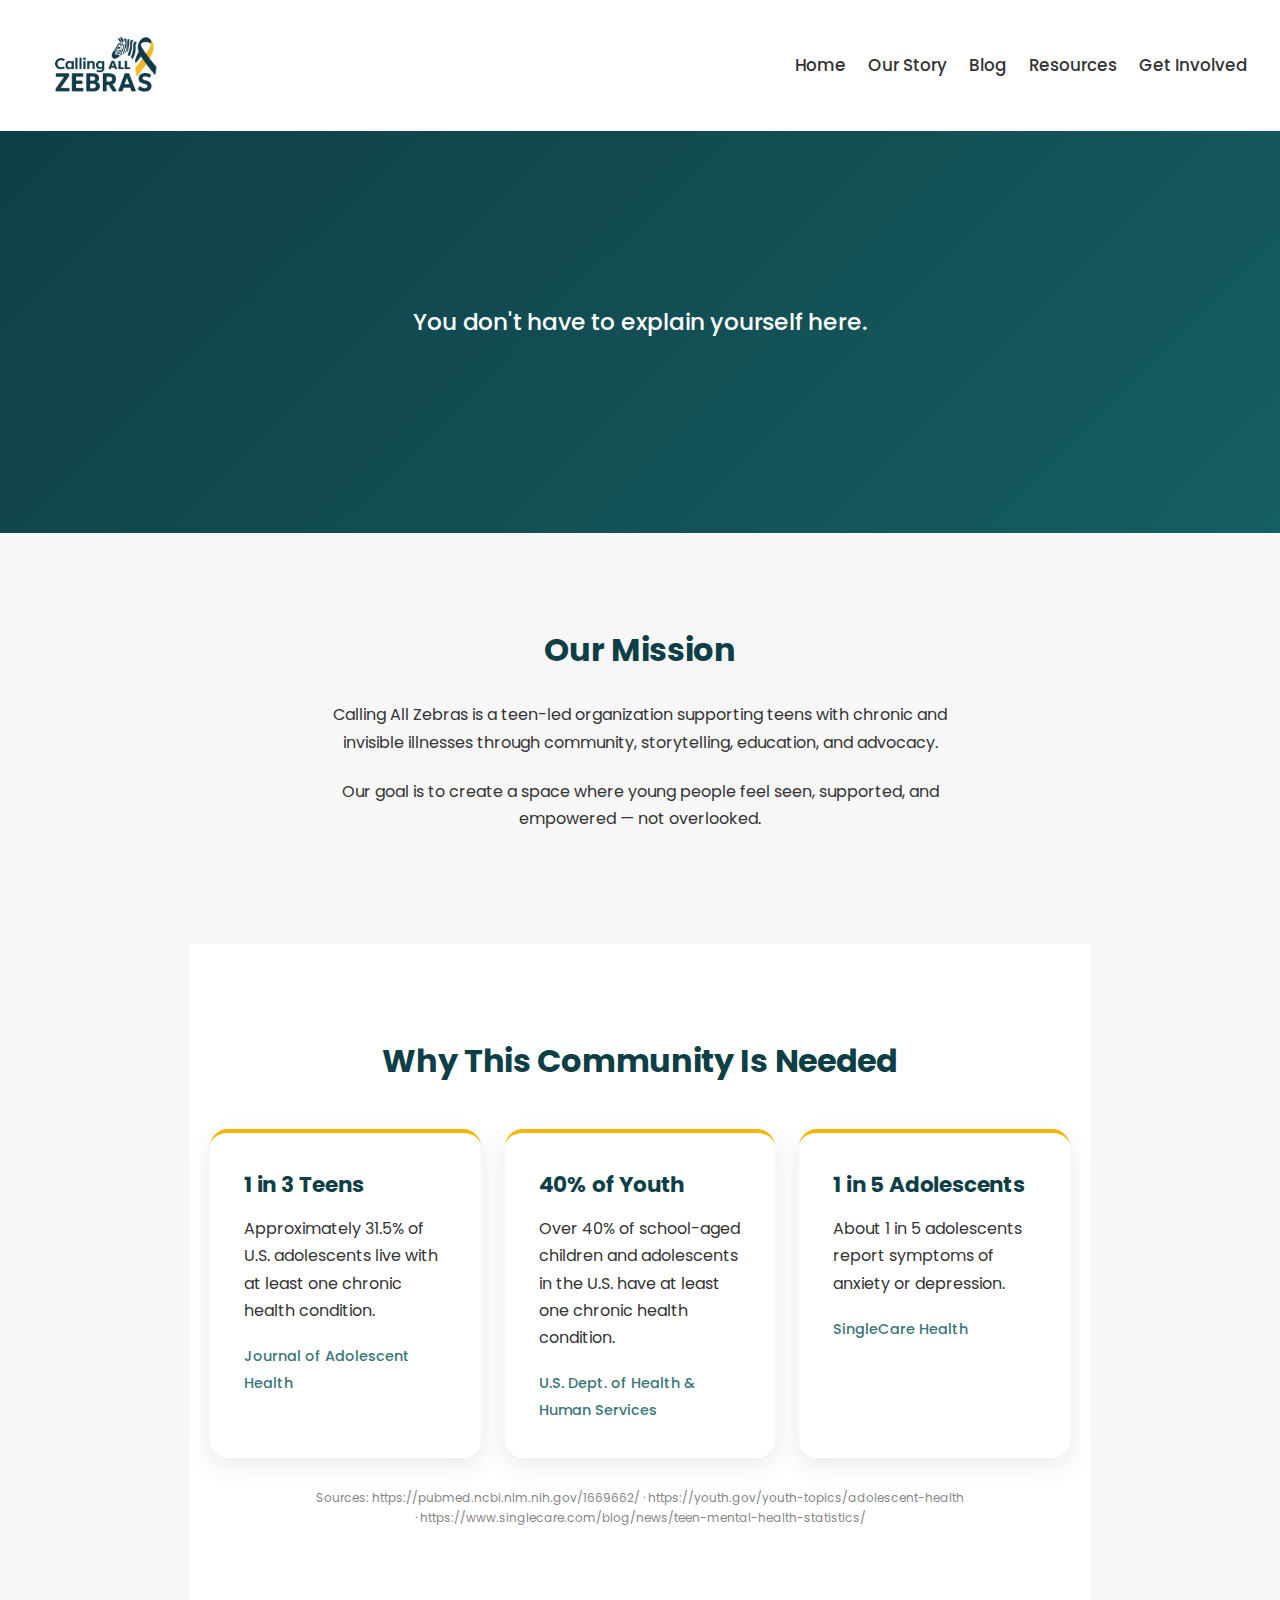
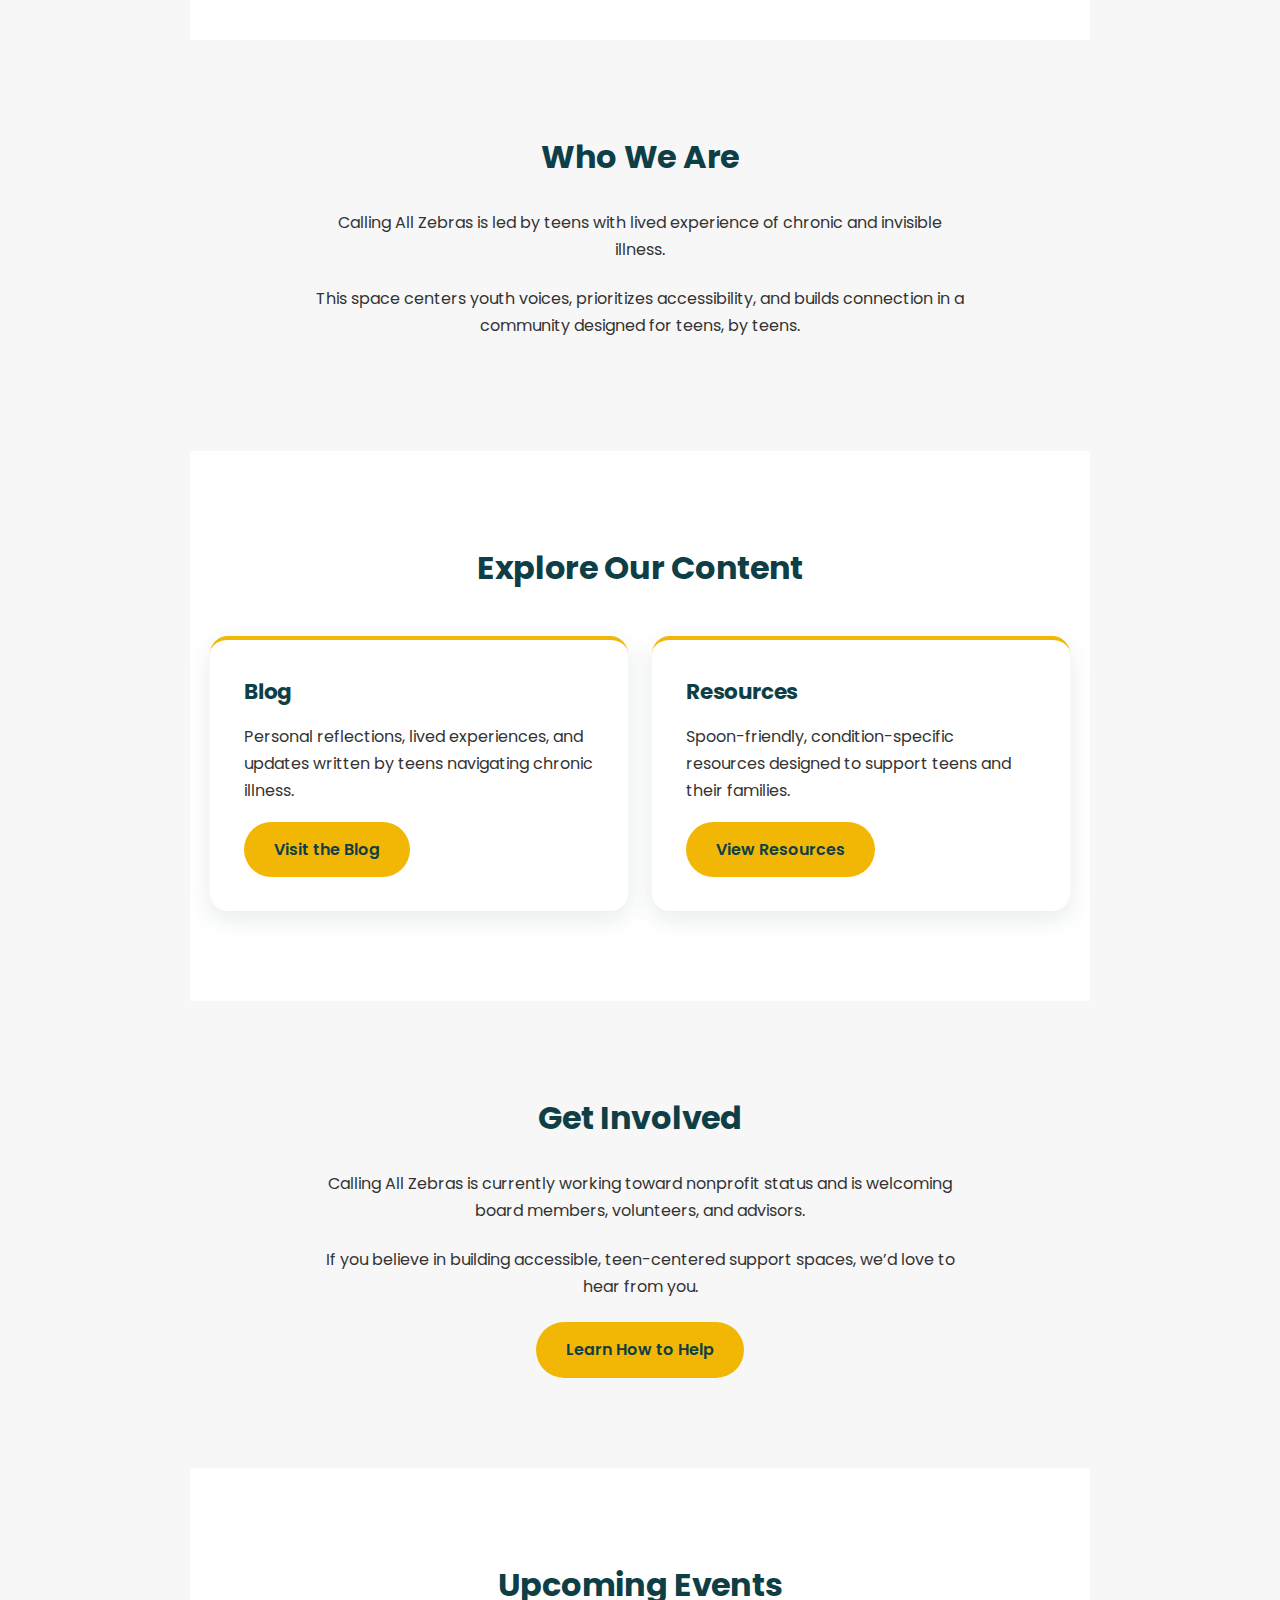
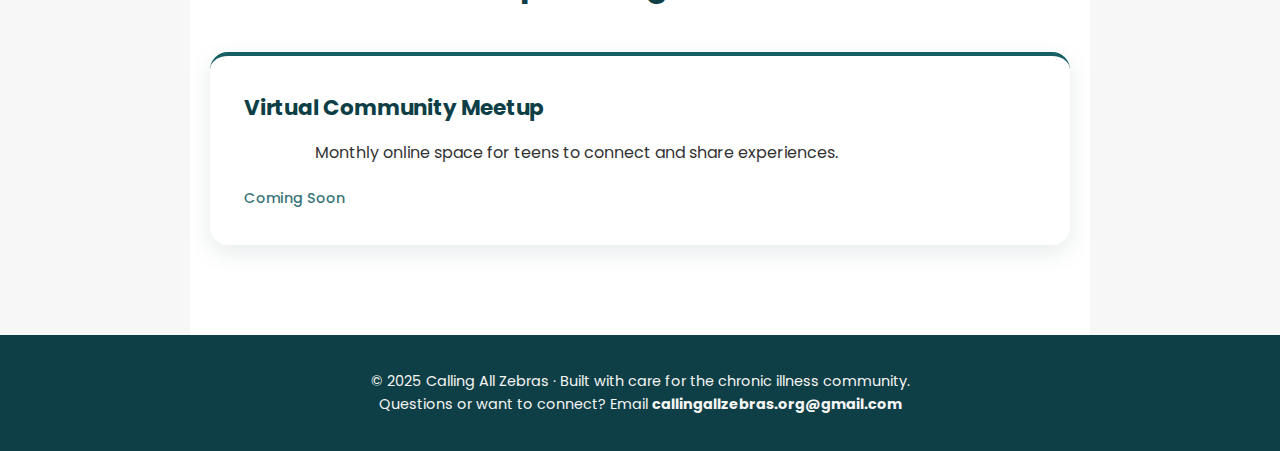
<file: callingallzebras/index.html>
<!DOCTYPE html>
<html lang="en">
<head>
  <meta charset="UTF-8">
  <meta name="viewport" content="width=device-width, initial-scale=1.0">
  <title>Calling All Zebras</title>
  <link rel="stylesheet" href="css/style.css">
</head>

<body>

<header class="site-header">
  <a href="index.html" class="logo-link">
    <img src="images/logo.png" alt="Calling All Zebras Logo" class="site-logo">
  </a>

 <nav class="main-nav">
    <a href="index.html">Home</a>
    <a href="about.html">Our Story</a>
    <a href="blog.html">Blog</a>
    <a href="resources.html">Resources</a>
    <a href="support.html">Get Involved</a>
  </nav>
</header>

<section class="hero">
  <div class="hero-slideshow">
    <div class="hero-slide active"><p>You don't have to explain yourself here.</p></div>
    <div class="hero-slide"><p>Your symptoms are real.</p></div>
    <div class="hero-slide"><p>Being young and chronically ill can feel lonely.</p></div>
    <div class="hero-slide"><p>This space was created with that in mind.</p></div>
    <div class="hero-slide"><p>Calling All Zebras is teen-led and experience-based </p></div>
    <div class="hero-slide"><p>We share stories, resources, and understanding.</p></div>
    <div class="hero-slide"><p>Welcome to the herd - you belong here</p></div>
  </div>
</section>

<section id="mission" class="content-section">
  <h2>Our Mission</h2>
  <p>
    Calling All Zebras is a teen-led organization supporting teens with chronic
    and invisible illnesses through community, storytelling, education, and
    advocacy.
  </p>
  <p>
    Our goal is to create a space where young people feel seen, supported,
    and empowered — not overlooked.
  </p>
</section>



<section class="content-section light-section">
  <h2>Why This Community Is Needed</h2>

  <div class="grid">
    <div class="card">
      <h3>1 in 3 Teens</h3>
      <p>
        Approximately 31.5% of U.S. adolescents live with at least one chronic
        health condition.
      </p>
      <span class="event-date">Journal of Adolescent Health</span>
    </div>

    <div class="card">
      <h3>40% of Youth</h3>
      <p>
        Over 40% of school-aged children and adolescents in the U.S. have at
        least one chronic health condition.
      </p>
      <span class="event-date">U.S. Dept. of Health & Human Services</span>
    </div>

    <div class="card">
      <h3>1 in 5 Adolescents</h3>
      <p>
        About 1 in 5 adolescents report symptoms of anxiety or depression.
      </p>
      <span class="event-date">SingleCare Health</span>
    </div>
  </div>

  <p style="font-size:0.75rem; opacity:0.6; margin-top:30px;">
    Sources:
    https://pubmed.ncbi.nlm.nih.gov/1669662/ ·
    https://youth.gov/youth-topics/adolescent-health ·
    https://www.singlecare.com/blog/news/teen-mental-health-statistics/
  </p>
</section>

<section class="content-section ">
  <h2>Who We Are</h2>
  <p>
    Calling All Zebras is led by teens with lived experience of chronic and
    invisible illness.
  </p>
  <p>
    This space centers youth voices, prioritizes accessibility, and builds
    connection in a community designed for teens, by teens.
  </p>
</section>

<section class="content-section light-section">
  <h2>Explore Our Content</h2>

  <div class="grid two-column">
    <div class="card">
      <h3>Blog</h3>
      <p>
        Personal reflections, lived experiences, and updates written by teens
        navigating chronic illness.
      </p>
      <a href="blog.html" class="btn">Visit the Blog</a>
    </div>

    <div class="card">
      <h3>Resources</h3>
      <p>
        Spoon-friendly, condition-specific resources designed to support teens
        and their families.
      </p>
      <a href="resources.html" class="btn">View Resources</a>
    </div>
  </div>
</section>

<section class="content-section ">
  <h2>Get Involved</h2>
  <p>
    Calling All Zebras is currently working toward nonprofit status and is
    welcoming board members, volunteers, and advisors.
  </p>
  <p>
    If you believe in building accessible, teen-centered support spaces,
    we’d love to hear from you.
  </p>
  <a href="support.html" class="btn">Learn How to Help</a>
</section>

<section class="content-section light-section">
  <h2>Upcoming Events</h2>

  <div class="grid">
    <div class="card event-card">
      <h3>Virtual Community Meetup</h3>
      <p>Monthly online space for teens to connect and share experiences.</p>
      <span class="event-date">Coming Soon</span>
    </div>
  </div>
</section>

<footer>
  <p>
    © 2025 Calling All Zebras · Built with care for the chronic illness community.<br>
    Questions or want to connect? Email
    <strong>callingallzebras.org@gmail.com</strong>
  </p>
</footer>

<div id="getInvolvedPopup" class="popup">
  <div class="popup-content">
    <button class="popup-close" onclick="closePopup()">×</button>
    <h3>Help Us Build This Community</h3>
    <p>
      We’re in the early stages of becoming a nonprofit and are welcoming
      board members, volunteers, and advisors.
    </p>
    <a href="support.html" class="btn">Get Involved</a>
  </div>
</div>

<script src="js/main.js"></script>
</body>
</html>
</file>
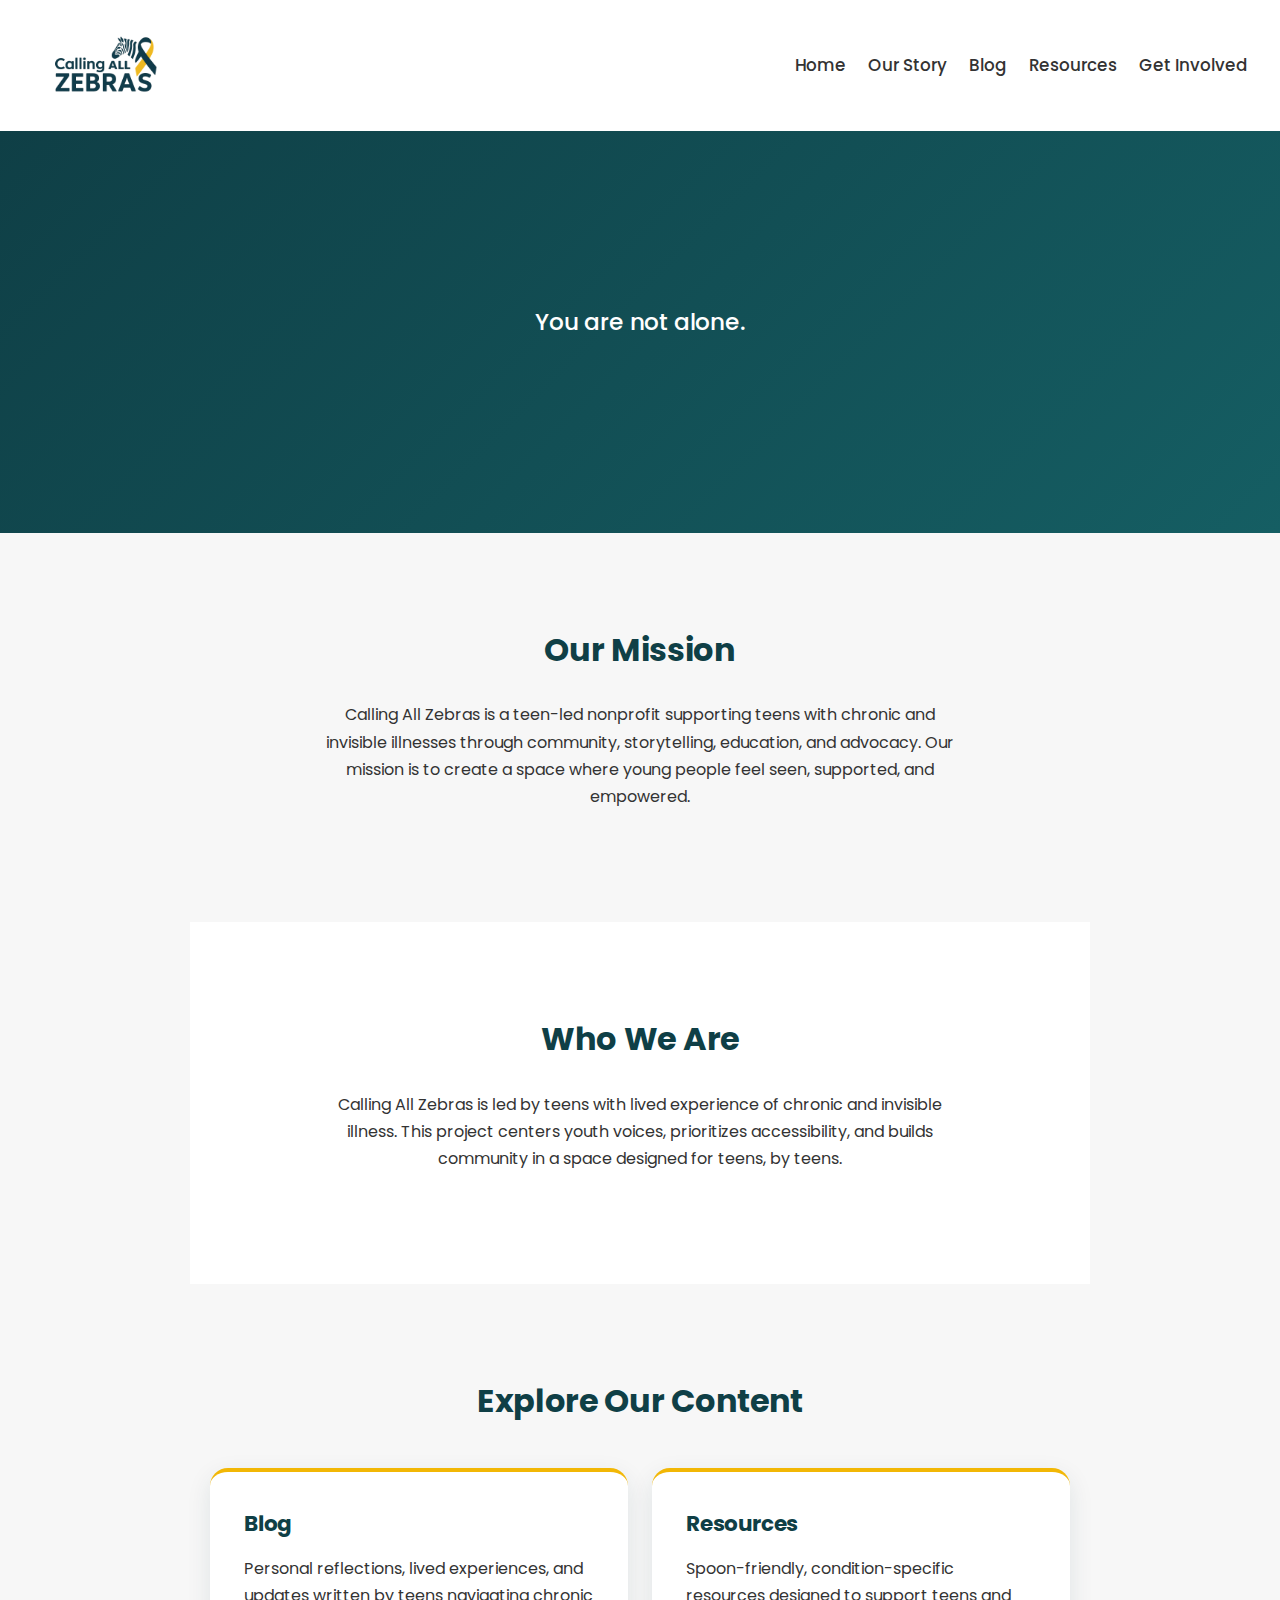
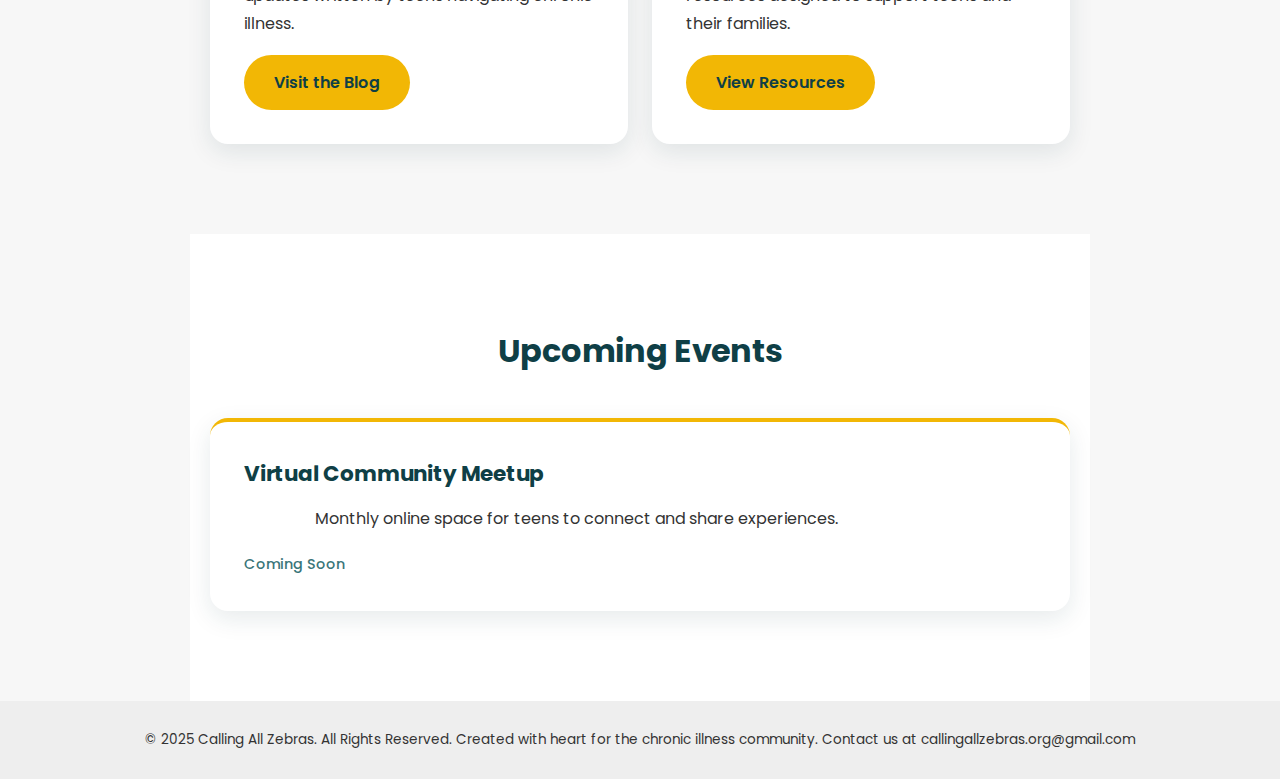
<file: callingallzebras/callingallzebras/index.html>
<!DOCTYPE html>
<html lang="en">
<head>
    <meta charset="UTF-8">
    <meta name="viewport" content="width=device-width, initial-scale=1.0">
    <title>Calling All Zebras</title>
    <link rel="stylesheet" href="css/style.css">

</head>



<body>
<header class="site-header">
  <a href="index.html" class="logo-link">
    <img src="images/logo.png" alt="Calling All Zebras Logo" class="site-logo">
  </a>

  <nav class="main-nav">
    <a href="index.html">Home</a>
    <a href="about.html">Our Story</a>
    <a href="blog.html">Blog</a>
    <a href="resources.html">Resources</a>
    <a href="support.html">Get Involved</a>
  </nav>
</header>


<section class ="hero">
    <div class="hero-slideshow">
        <div class="hero-slide active">
            <p> You are not alone.</p>
        </div>
        <div class="hero-slide">
            <p> Your illness is real and valid.</p>
        </div>
         <div class="hero-slide">
            <p> Your voice deserves to be heard.</p>
        </div>
         <div class="hero-slide">
            <p> Community changes everything.</p>
        </div>
        
    </div>
    
</section>

<section id = "mission" class= "content-section">
    <h2> Our Mission</h2>
    <p>  Calling All Zebras is a teen-led nonprofit supporting teens with chronic and
    invisible illnesses through community, storytelling, education, and advocacy.
    Our mission is to create a space where young people feel seen, supported, and
    empowered.</p>

</section>

<section class="content-section light-section">
    <h2> Who We Are</h2>
    <p> Calling All Zebras is led by teens with lived experience of chronic and invisible
    illness. This project centers youth voices, prioritizes accessibility, and builds
    community in a space designed for teens, by teens.</p>
</section>

<section class="content-section">
  <h2>Explore Our Content</h2>

  <div class="grid two-column">
    <div class="card">
      <h3>Blog</h3>
      <p>
        Personal reflections, lived experiences, and updates written by teens
        navigating chronic illness.
      </p>
      <a href="blog.html" class="btn">Visit the Blog</a>
    </div>

    <div class="card">
      <h3>Resources</h3>
      <p>
        Spoon-friendly, condition-specific resources designed to support teens
        and their families.
      </p>
      <a href="resources.html" class="btn">View Resources</a>
    </div>
  </div>
</section>




<section class="content-section light-section">
  <h2>Upcoming Events</h2>

  <div class="grid">
    <div class="card event-card">
      <h3>Virtual Community Meetup</h3>
      <p>Monthly online space for teens to connect and share experiences.</p>
      <span class="event-date">Coming Soon</span>
    </div>

   
  </div>
</section>

<footer>
    <p>© 2025 Calling All Zebras. All Rights Reserved. Created with heart for the chronic illness community. Contact us at callingallzebras.org@gmail.com</p>
</footer>

    
</body>
<script src="js/main.js"></script>
</html>
</file>
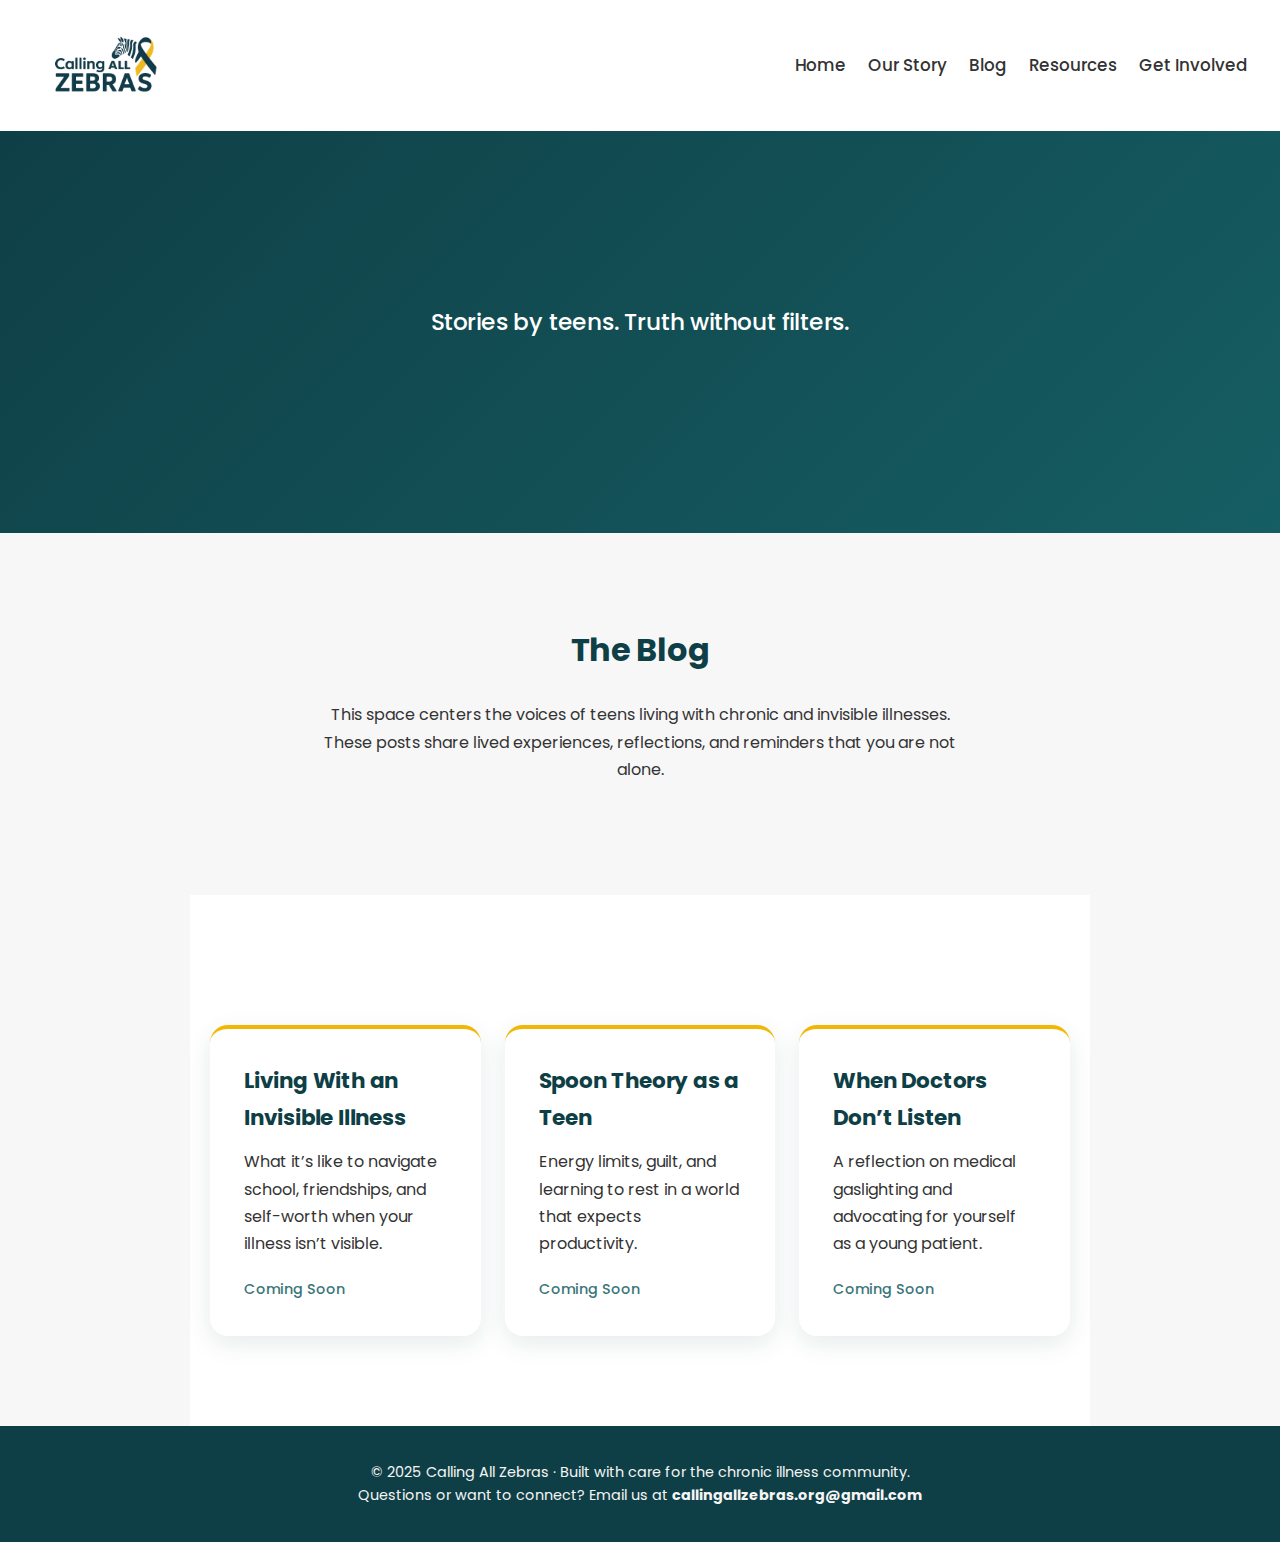
<file: callingallzebras/blog.html>
<!DOCTYPE html>
<html lang="en">
<head>
  <meta charset="UTF-8">
  <meta name="viewport" content="width=device-width, initial-scale=1.0">
  <title>Blog | Calling All Zebras</title>
  <link rel="stylesheet" href="css/style.css">
</head>

<body>

<header class="site-header">
  <a href="index.html" class="logo-link">
    <img src="images/logo.png" alt="Calling All Zebras Logo" class="site-logo">
  </a>

  <nav class="main-nav">
    <a href="index.html">Home</a>
    <a href="about.html">Our Story</a>
    <a href="blog.html">Blog</a>
    <a href="resources.html">Resources</a>
    <a href="support.html">Get Involved</a>
  </nav>
</header>

<!-- BLOG HERO -->
<section class="hero">
  <div class="hero-slideshow">
    <div class="hero-slide active">
      <p>Stories by teens. Truth without filters.</p>
    </div>
    <div class="hero-slide">
      <p>Living with chronic illness — in our own words.</p>
    </div>
    <div class="hero-slide">
      <p>You deserve to be heard.</p>
    </div>
  </div>
</section>

<!-- BLOG INTRO -->
<section class="content-section">
  <h2>The Blog</h2>
  <p>
    This space centers the voices of teens living with chronic and invisible
    illnesses. These posts share lived experiences, reflections, and reminders
    that you are not alone.
  </p>
</section>

<!-- BLOG POSTS -->
<section class="content-section light-section">
  <div class="grid">
    
    <div class="card">
      <h3>Living With an Invisible Illness</h3>
      <p>
        What it’s like to navigate school, friendships, and self-worth when
        your illness isn’t visible.
      </p>
      <span class="event-date">Coming Soon</span>
    </div>

    <div class="card">
      <h3>Spoon Theory as a Teen</h3>
      <p>
        Energy limits, guilt, and learning to rest in a world that expects
        productivity.
      </p>
      <span class="event-date">Coming Soon</span>
    </div>

    <div class="card">
      <h3>When Doctors Don’t Listen</h3>
      <p>
        A reflection on medical gaslighting and advocating for yourself as
        a young patient.
      </p>
      <span class="event-date">Coming Soon</span>
    </div>

  </div>
</section>

<footer>
  <p>
    © 2025 Calling All Zebras · Built with care for the chronic illness community.<br>
    Questions or want to connect? Email us at
    <strong>callingallzebras.org@gmail.com</strong>
  </p>
</footer>

<script src="js/main.js"></script>
</body>
</html>
</file>
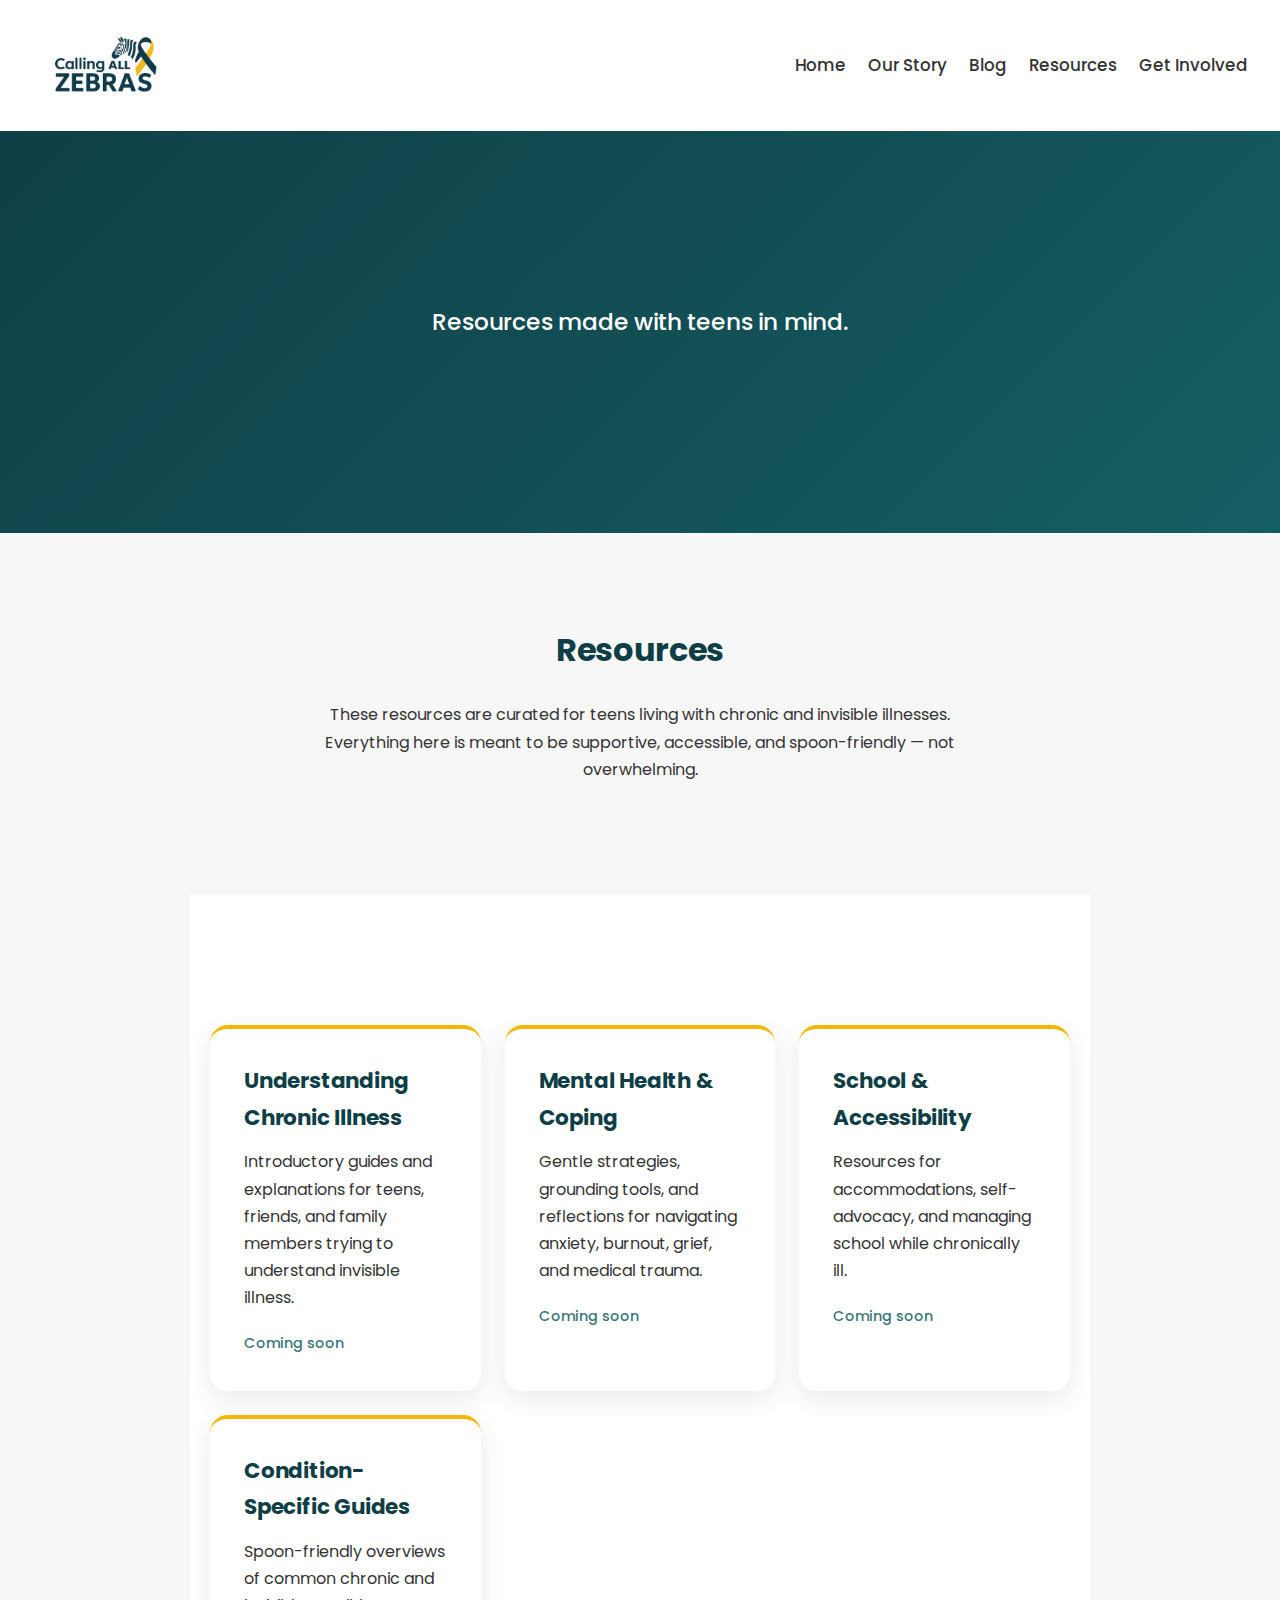
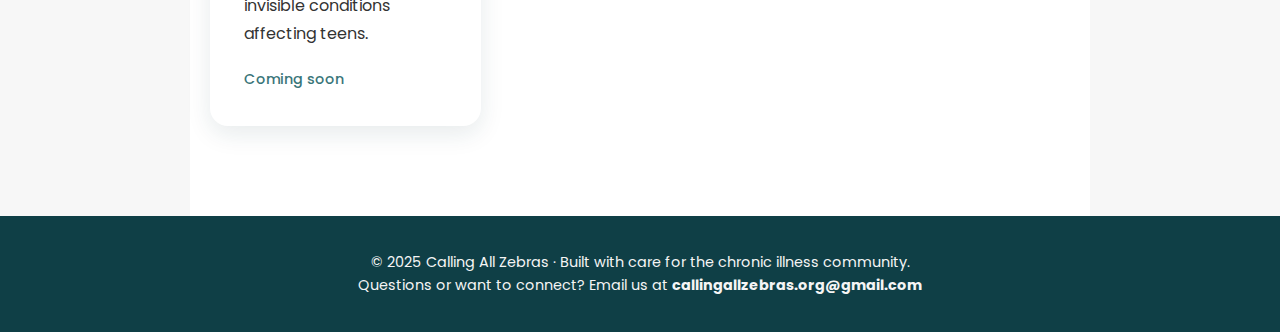
<file: callingallzebras/resources.html>
<!DOCTYPE html>
<html lang="en">
<head>
  <meta charset="UTF-8">
  <meta name="viewport" content="width=device-width, initial-scale=1.0">
  <title>Resources | Calling All Zebras</title>
  <link rel="stylesheet" href="css/style.css">
</head>

<body>

<header class="site-header">
  <a href="index.html" class="logo-link">
    <img src="images/logo.png" alt="Calling All Zebras Logo" class="site-logo">
  </a>

 <nav class="main-nav">
    <a href="index.html">Home</a>
    <a href="about.html">Our Story</a>
    <a href="blog.html">Blog</a>
    <a href="resources.html">Resources</a>
    <a href="support.html">Get Involved</a>
  </nav>
</header>

<!-- HERO -->
<section class="hero">
  <div class="hero-slideshow">
    <div class="hero-slide active">
      <p>Resources made with teens in mind.</p>
    </div>
    <div class="hero-slide">
      <p>You don’t have to figure this out alone.</p>
    </div>
    <div class="hero-slide">
      <p>Take what helps. Leave the rest.</p>
    </div>
  </div>
</section>

<!-- INTRO -->
<section class="content-section">
  <h2>Resources</h2>
  <p>
    These resources are curated for teens living with chronic and invisible
    illnesses. Everything here is meant to be supportive, accessible, and
    spoon-friendly — not overwhelming.
  </p>
</section>

<!-- RESOURCE SECTIONS -->
<section class="content-section light-section">
  <div class="grid">

    <div class="card">
      <h3>Understanding Chronic Illness</h3>
      <p>
        Introductory guides and explanations for teens, friends, and family
        members trying to understand invisible illness.
      </p>
      <span class="event-date">Coming soon</span>
    </div>

    <div class="card">
      <h3>Mental Health & Coping</h3>
      <p>
        Gentle strategies, grounding tools, and reflections for navigating
        anxiety, burnout, grief, and medical trauma.
      </p>
      <span class="event-date">Coming soon</span>
    </div>

    <div class="card">
      <h3>School & Accessibility</h3>
      <p>
        Resources for accommodations, self-advocacy, and managing school while
        chronically ill.
      </p>
      <span class="event-date">Coming soon</span>
    </div>

    <div class="card">
      <h3>Condition-Specific Guides</h3>
      <p>
        Spoon-friendly overviews of common chronic and invisible conditions
        affecting teens.
      </p>
      <span class="event-date">Coming soon</span>
    </div>

  </div>
</section>

<footer>
  <p>
    © 2025 Calling All Zebras · Built with care for the chronic illness community.<br>
    Questions or want to connect? Email us at
    <strong>callingallzebras.org@gmail.com</strong>
  </p>
</footer>

<script src="js/main.js"></script>
</body>
</html>
</file>
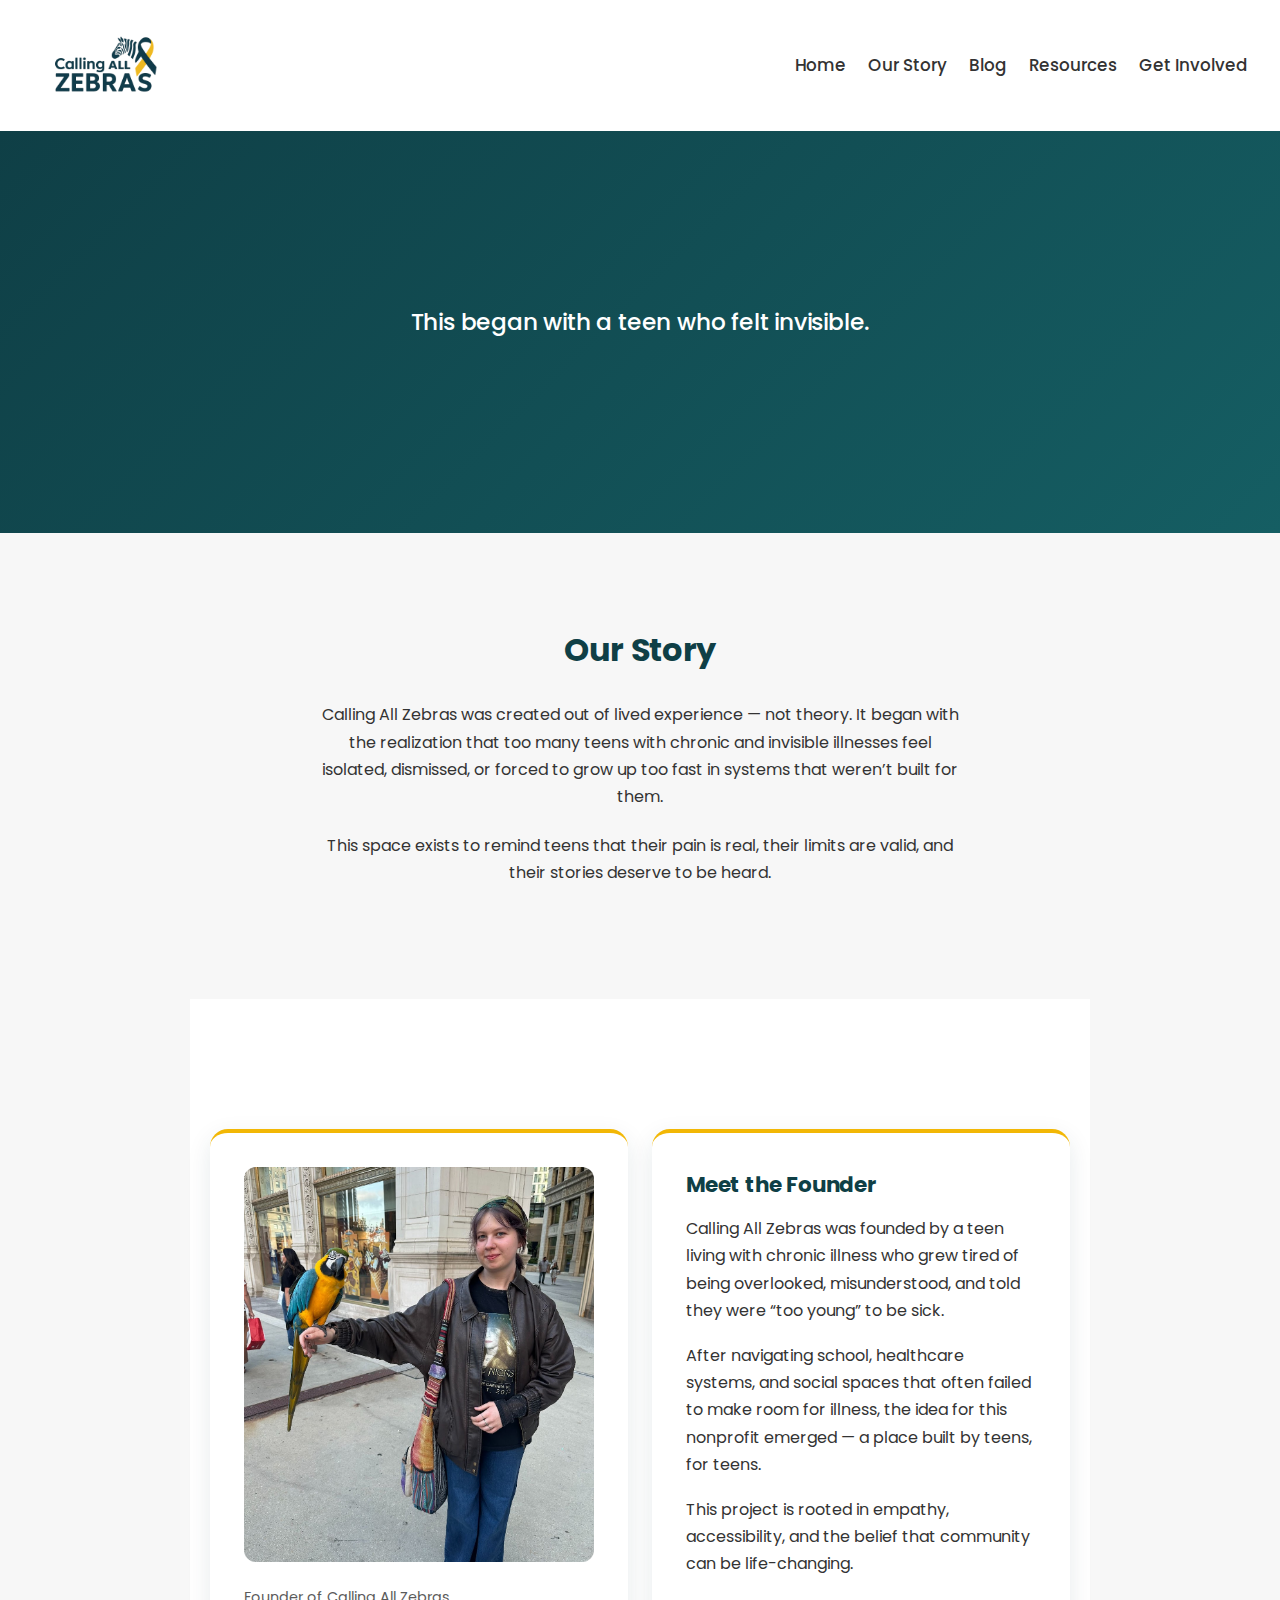
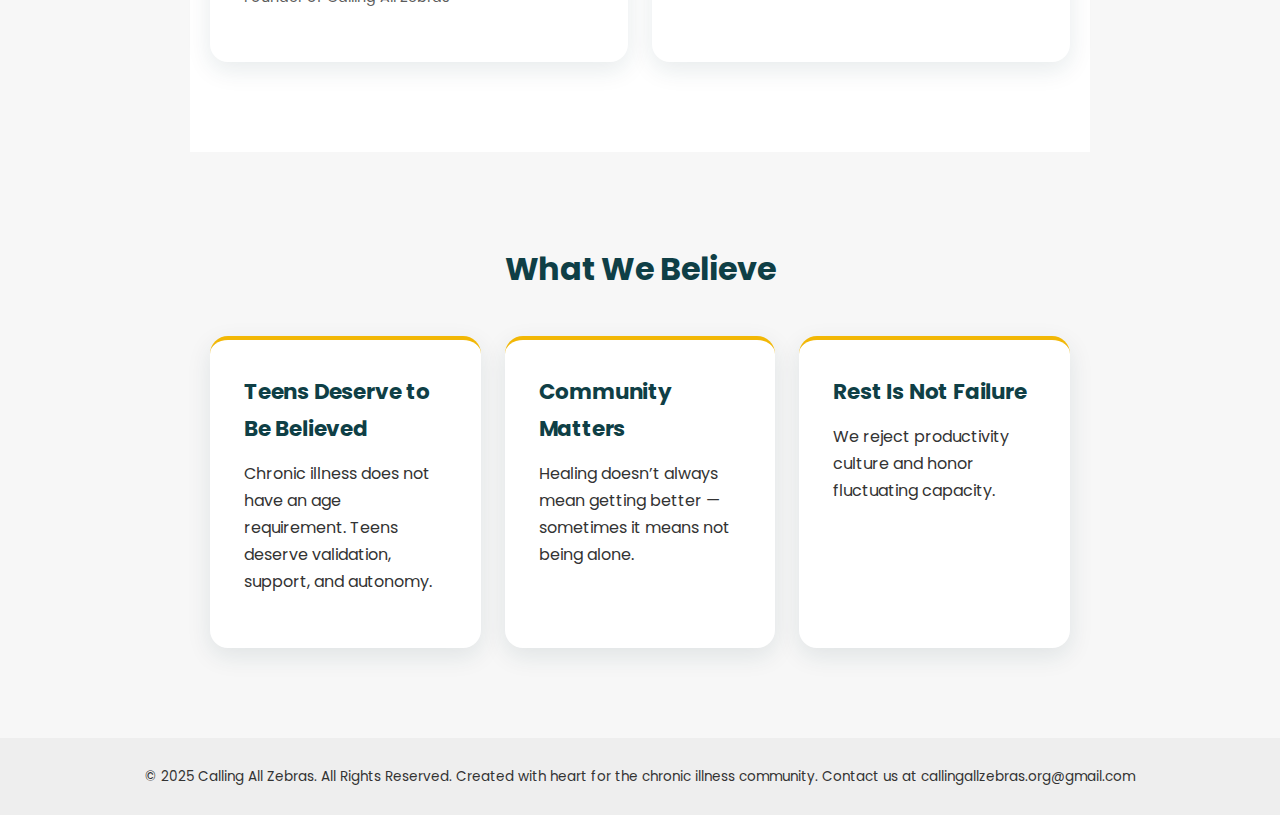
<file: callingallzebras/callingallzebras/about.html>
<!DOCTYPE html>
<html lang="en">
<head>
  <meta charset="UTF-8">
  <meta name="viewport" content="width=device-width, initial-scale=1.0">
  <title>Our Story | Calling All Zebras</title>
  <link rel="stylesheet" href="css/style.css">
</head>

<body>

<header class="site-header">
  <a href="index.html" class="logo-link">
    <img src="images/logo.png" alt="Calling All Zebras Logo" class="site-logo">
  </a>

 
  <nav class="main-nav">
    <a href="index.html">Home</a>
    <a href="about.html">Our Story</a>
    <a href="blog.html">Blog</a>
    <a href="resources.html">Resources</a>
    <a href="support.html">Get Involved</a>
  </nav>
</header>

<!-- HERO -->
<section class="hero">
  <div class="hero-slideshow">
    <div class="hero-slide active">
      <p>This began with a teen who felt invisible.</p>
    </div>
    <div class="hero-slide">
      <p>And a belief that no one should face illness alone.</p>
    </div>
    <div class="hero-slide">
      <p>This is our story.</p>
    </div>
  </div>
</section>

<!-- OUR STORY -->
<section class="content-section">
  <h2>Our Story</h2>
  <p>
    Calling All Zebras was created out of lived experience — not theory.
    It began with the realization that too many teens with chronic and
    invisible illnesses feel isolated, dismissed, or forced to grow up
    too fast in systems that weren’t built for them.
  </p>

  <p>
    This space exists to remind teens that their pain is real, their
    limits are valid, and their stories deserve to be heard.
  </p>
</section>

<!-- FOUNDER SECTION -->
<section class="content-section light-section">
  <div class="grid two-column">

    <!-- PHOTO PLACEHOLDER -->
    <div class="card">
      <img
        src="images/founder.png"
        alt="Founder of Calling All Zebras"
        style="width:100%; border-radius:12px; margin-bottom:15px;"
      >
      <p style="font-size:0.9rem; opacity:0.8;">
        Founder of Calling All Zebras
      </p>
    </div>

    <!-- FOUNDER STORY -->
    <div class="card">
      <h3>Meet the Founder</h3>
      <p>
        Calling All Zebras was founded by a teen living with chronic illness
        who grew tired of being overlooked, misunderstood, and told they
        were “too young” to be sick.
      </p>

      <p>
        After navigating school, healthcare systems, and social spaces
        that often failed to make room for illness, the idea for this
        nonprofit emerged — a place built by teens, for teens.
      </p>

      <p>
        This project is rooted in empathy, accessibility, and the belief
        that community can be life-changing.
      </p>
    </div>

  </div>
</section>

<!-- VALUES -->
<section class="content-section">
  <h2>What We Believe</h2>

  <div class="grid">
    <div class="card">
      <h3>Teens Deserve to Be Believed</h3>
      <p>
        Chronic illness does not have an age requirement. Teens deserve
        validation, support, and autonomy.
      </p>
    </div>

    <div class="card">
      <h3>Community Matters</h3>
      <p>
        Healing doesn’t always mean getting better — sometimes it means
        not being alone.
      </p>
    </div>

    <div class="card">
      <h3>Rest Is Not Failure</h3>
      <p>
        We reject productivity culture and honor fluctuating capacity.
      </p>
    </div>
  </div>
</section>

<footer>
  <p>
    © 2025 Calling All Zebras. All Rights Reserved. Created with heart for the
    chronic illness community. Contact us at callingallzebras.org@gmail.com
  </p>
</footer>

<script src="js/main.js"></script>
</body>
</html>
</file>
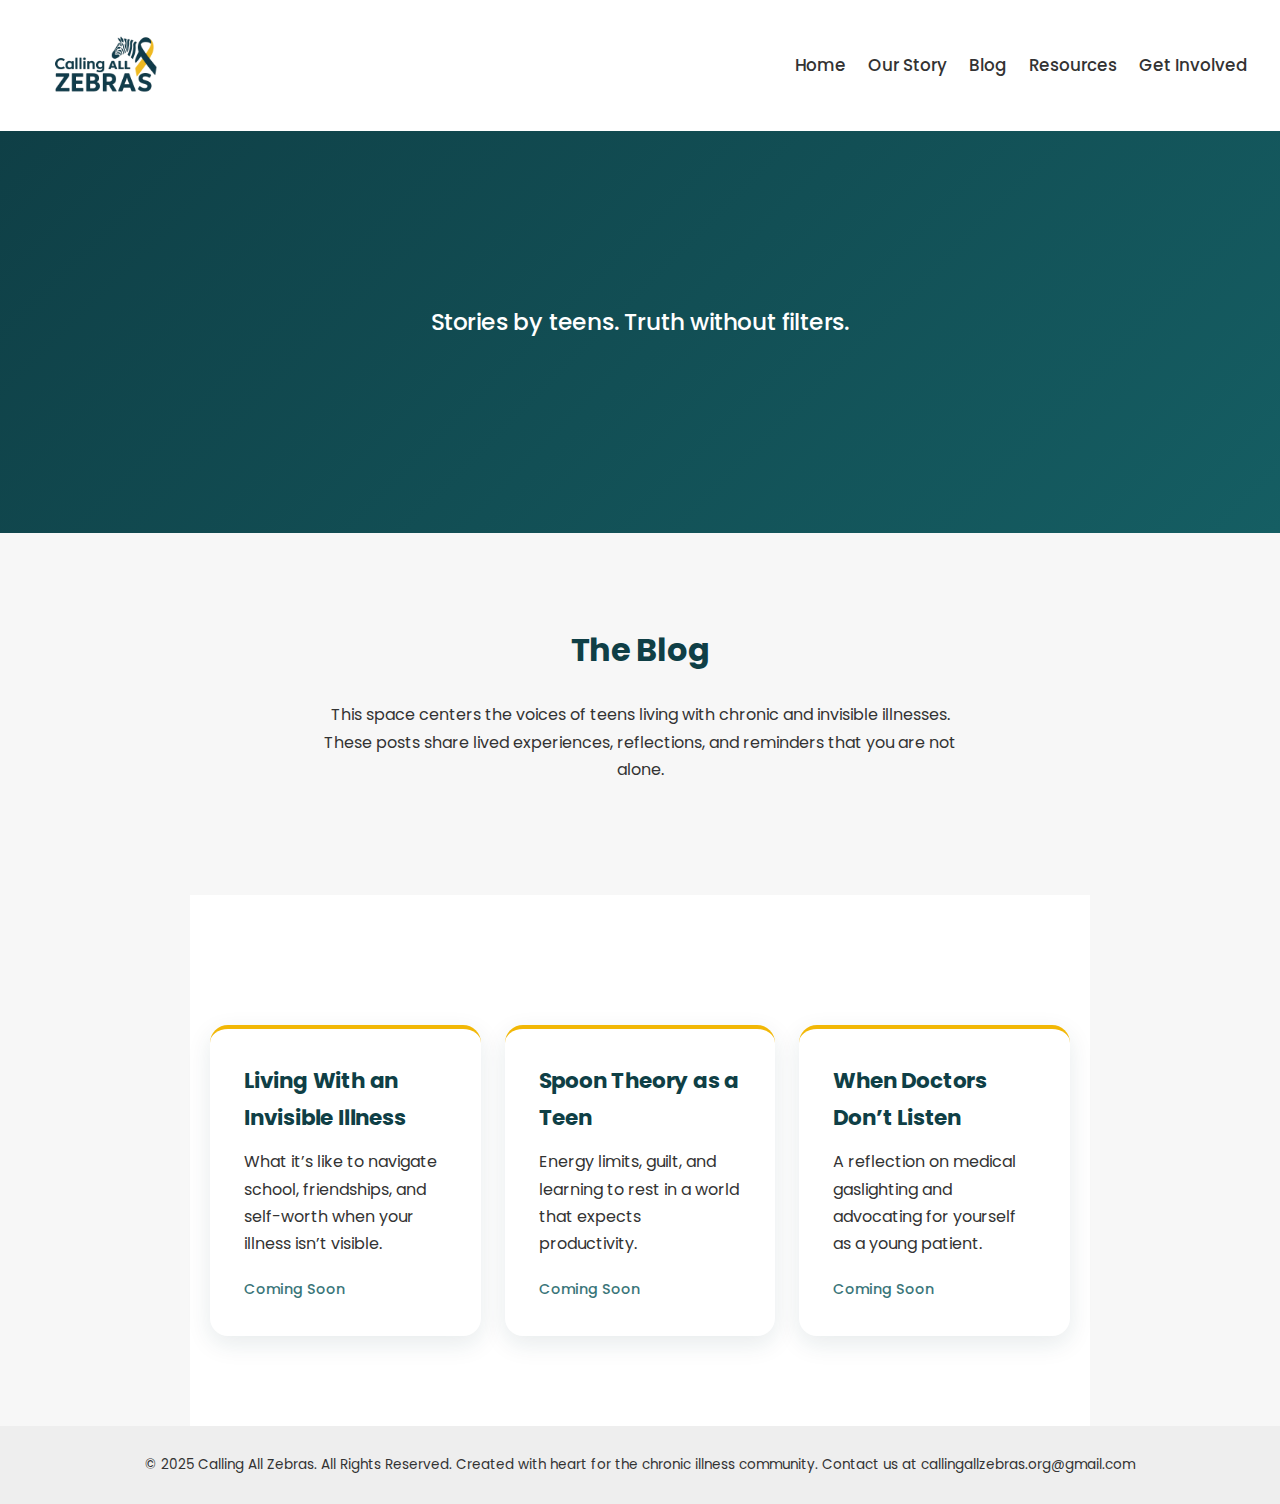
<file: callingallzebras/callingallzebras/blog.html>
<!DOCTYPE html>
<html lang="en">
<head>
  <meta charset="UTF-8">
  <meta name="viewport" content="width=device-width, initial-scale=1.0">
  <title>Blog | Calling All Zebras</title>
  <link rel="stylesheet" href="css/style.css">
</head>

<body>

<header class="site-header">
  <a href="index.html" class="logo-link">
    <img src="images/logo.png" alt="Calling All Zebras Logo" class="site-logo">
  </a>

   <nav class="main-nav">
    <a href="index.html">Home</a>
    <a href="about.html">Our Story</a>
    <a href="blog.html">Blog</a>
    <a href="resources.html">Resources</a>
    <a href="support.html">Get Involved</a>
  </nav>
</header>

<!-- BLOG HERO -->
<section class="hero">
  <div class="hero-slideshow">
    <div class="hero-slide active">
      <p>Stories by teens. Truth without filters.</p>
    </div>
    <div class="hero-slide">
      <p>Living with chronic illness — in our own words.</p>
    </div>
    <div class="hero-slide">
      <p>You deserve to be heard.</p>
    </div>
  </div>
</section>

<!-- BLOG INTRO -->
<section class="content-section">
  <h2>The Blog</h2>
  <p>
    This space centers the voices of teens living with chronic and invisible
    illnesses. These posts share lived experiences, reflections, and reminders
    that you are not alone.
  </p>
</section>

<!-- BLOG POSTS -->
<section class="content-section light-section">
  <div class="grid">
    
    <div class="card">
      <h3>Living With an Invisible Illness</h3>
      <p>
        What it’s like to navigate school, friendships, and self-worth when
        your illness isn’t visible.
      </p>
      <span class="event-date">Coming Soon</span>
    </div>

    <div class="card">
      <h3>Spoon Theory as a Teen</h3>
      <p>
        Energy limits, guilt, and learning to rest in a world that expects
        productivity.
      </p>
      <span class="event-date">Coming Soon</span>
    </div>

    <div class="card">
      <h3>When Doctors Don’t Listen</h3>
      <p>
        A reflection on medical gaslighting and advocating for yourself as
        a young patient.
      </p>
      <span class="event-date">Coming Soon</span>
    </div>

  </div>
</section>

<footer>
  <p>
    © 2025 Calling All Zebras. All Rights Reserved. Created with heart for the
    chronic illness community. Contact us at callingallzebras.org@gmail.com
  </p>
</footer>

<script src="js/main.js"></script>
</body>
</html>
</file>
<file: callingallzebras/css/style.css>
/* Google Font */
@import url('https://fonts.googleapis.com/css2?family=Poppins:wght@300;400;500;600&display=swap');

* {
  margin: 0;
  padding: 0;
  box-sizing: border-box;
}

body {
  font-family: 'Poppins', sans-serif;
  background: #f7f7f7;
  color: #333;
  line-height: 1.7; /* slightly more relaxed */
}

/* ================= HEADER ================= */

.site-header {
  background: white;
  padding: 18px 32px;
  box-shadow: 0 4px 18px rgba(0,0,0,0.08); /* softer */
  display: flex;
  justify-content: space-between;
  align-items: center;
}

.site-logo {
  height: 95px; /* slightly less dominant */
  width: auto;
  display: block;
}

.logo-link {
  display: flex;
  align-items: center;
  text-decoration: none;
}

.main-nav {
  display: flex;
  align-items: center;
}

.main-nav a {
  margin-left: 22px;
  text-decoration: none;
  font-size: 1.05rem;
  color: #333;
  font-weight: 500;
}

.main-nav a:hover {
  opacity: 0.7;
}

/* ================= HERO ================= */

.hero {
  background: linear-gradient(135deg, #0F3F46, #155E63);
  padding: 140px 20px; /* more breathing room */
  text-align: center;
}

.hero-slideshow {
  margin-top: 2rem;
  min-height: 90px;
}

.hero-slide {
  display: none;
  font-size: 1.45rem;
  font-weight: 500;
  color: #ffffff;
  letter-spacing: -0.2px; /* subtle imperfection */
}

.hero-slide.active {
  display: block;
}

/* ================= BUTTON ================= */

.btn {
  background: #F2B705;
  color: #0F3F46;
  padding: 14px 30px;
  border-radius: 999px; /* more organic */
  text-decoration: none;
  font-weight: 600;
  transition: 0.25s ease;
  display: inline-block;
}

.btn:hover {
  background: #d9a304;
  transform: translateY(-1px); /* tiny human motion */
}

/* ================= SECTIONS ================= */

.content-section {
  padding: 90px 20px;
  max-width: 900px;
  margin: auto;
  text-align: center;
}

.content-section p {
  max-width: 650px; /* removes brochure feel */
  margin: 0 auto 22px;
}

.light-section {
  background: #ffffff;
}

h2 {
  margin-bottom: 24px;
  font-size: 2rem;
  color: #0F3F46;
  letter-spacing: -0.3px;
}

/* ================= GRID / CARDS ================= */

.grid {
  display: grid;
  grid-template-columns: repeat(auto-fit, minmax(220px, 1fr));
  gap: 24px;
  margin-top: 40px;
}

.two-column {
  grid-template-columns: repeat(auto-fit, minmax(280px, 1fr));
}

.card {
  background: white;
  padding: 34px;
  border-radius: 18px; /* softer, friendlier */
  box-shadow: 0 8px 24px rgba(15,63,70,0.1);
  border-top: 4px solid #F2B705;
  text-align: left;
}

.card h3 {
  margin-bottom: 12px;
  font-size: 1.35rem;
  color: #0F3F46;
  letter-spacing: -0.2px;
}

.card p {
  margin-bottom: 18px;
  font-weight: 400; /* less stiff */
}

/* ================= EVENTS ================= */

.event-date {
  font-size: 0.9rem;
  font-weight: 500;
  color: #155E63;
  opacity: 0.85;
}

/* ================= FOOTER ================= */

footer {
  background: #0F3F46;
  color: #f5f5f5;
  padding: 35px 20px;
  text-align: center;
  font-size: 0.9rem;
}

footer p {
  max-width: 800px;
  margin: auto;
  line-height: 1.6;
}

/* ================= MOBILE ================= */

@media (max-width: 700px) {
  .site-header {
    flex-direction: column;
    gap: 12px;
    text-align: center;
  }

  .main-nav a {
    margin: 6px 10px;
    font-size: 1rem;
  }

  .site-logo {
    height: 85px;
  }

  .hero {
    padding: 100px 20px;
  }
}


/* FORM */


.involved-form {
  max-width: 500px;
  margin: 40px auto 0;
  text-align: left;
}

.involved-form label {
  font-weight: 600;
  margin-top: 15px;
  display: block;
  color: #0F3F46;
}

.involved-form input,
.involved-form select,
.involved-form textarea {
  width: 100%;
  padding: 12px;
  margin-top: 6px;
  border-radius: 8px;
  border: 1px solid #ccc;
  font-family: inherit;
}

.involved-form textarea {
  resize: vertical;
}

/* Pop up on homepage */

.popup {
  position: fixed;
  bottom: 20px;
  right: 20px;
  background: white;
  box-shadow: 0 10px 30px rgba(0,0,0,0.15);
  border-radius: 16px;
  padding: 20px;
  max-width: 320px;
  display: none;
  z-index: 1000;
}

.popup-content h3 {
  margin-bottom: 10px;
  color: #0F3F46;
}

.popup-content p {
  font-size: 0.95rem;
  margin-bottom: 15px;
}

.popup-close {
  background: none;
  border: none;
  font-size: 1.4rem;
  position: absolute;
  top: 10px;
  right: 14px;
  cursor: pointer;
}

/* Upcoming Events */

.events-section {
  background: #ffffff;
}

.event-card {
  border-top: 4px solid #155E63;
}


/* statistics section under mission -- softer */


.stats-section {
  background: #ffffff;
  padding: 60px 20px;
  margin-top: 40px;
  border-radius: 16px;
}

.stats-section p {
  font-size: 1.1rem;
  line-height: 1.8;
  color: #0F3F46;
  max-width: 750px;
  margin: auto;
}



/* stats on mission/about us page/ our story page */

.soft-stat {
  font-style: italic;
  margin: 20px 0;
}

.stat-note {
  font-size: 0.95rem;
  opacity: 0.85;
}

.citation {
  font-size: 0.75rem;
  opacity: 0.6;
  margin-top: 15px;
}
</file>
<file: callingallzebras/callingallzebras/css/style.css>
/* Google Font */
@import url('https://fonts.googleapis.com/css2?family=Poppins:wght@300;400;500;600&display=swap');

* {
  margin: 0;
  padding: 0;
  box-sizing: border-box;
}

body {
  font-family: 'Poppins', sans-serif;
  background: #f7f7f7;
  color: #333;
  line-height: 1.7; /* slightly more relaxed */
}

/* ================= HEADER ================= */

.site-header {
  background: white;
  padding: 18px 32px;
  box-shadow: 0 4px 18px rgba(0,0,0,0.08); /* softer */
  display: flex;
  justify-content: space-between;
  align-items: center;
}

.site-logo {
  height: 95px; /* slightly less dominant */
  width: auto;
  display: block;
}

.logo-link {
  display: flex;
  align-items: center;
  text-decoration: none;
}

.main-nav {
  display: flex;
  align-items: center;
}

.main-nav a {
  margin-left: 22px;
  text-decoration: none;
  font-size: 1.05rem;
  color: #333;
  font-weight: 500;
}

.main-nav a:hover {
  opacity: 0.7;
}

/* ================= HERO ================= */

.hero {
  background: linear-gradient(135deg, #0F3F46, #155E63);
  padding: 140px 20px; /* more breathing room */
  text-align: center;
}

.hero-slideshow {
  margin-top: 2rem;
  min-height: 90px;
}

.hero-slide {
  display: none;
  font-size: 1.45rem;
  font-weight: 500;
  color: #ffffff;
  letter-spacing: -0.2px; /* subtle imperfection */
}

.hero-slide.active {
  display: block;
}

/* ================= BUTTON ================= */

.btn {
  background: #F2B705;
  color: #0F3F46;
  padding: 14px 30px;
  border-radius: 999px; /* more organic */
  text-decoration: none;
  font-weight: 600;
  transition: 0.25s ease;
  display: inline-block;
}

.btn:hover {
  background: #d9a304;
  transform: translateY(-1px); /* tiny human motion */
}

/* ================= SECTIONS ================= */

.content-section {
  padding: 90px 20px;
  max-width: 900px;
  margin: auto;
  text-align: center;
}

.content-section p {
  max-width: 650px; /* removes brochure feel */
  margin: 0 auto 22px;
}

.light-section {
  background: #ffffff;
}

h2 {
  margin-bottom: 24px;
  font-size: 2rem;
  color: #0F3F46;
  letter-spacing: -0.3px;
}

/* ================= GRID / CARDS ================= */

.grid {
  display: grid;
  grid-template-columns: repeat(auto-fit, minmax(220px, 1fr));
  gap: 24px;
  margin-top: 40px;
}

.two-column {
  grid-template-columns: repeat(auto-fit, minmax(280px, 1fr));
}

.card {
  background: white;
  padding: 34px;
  border-radius: 18px; /* softer, friendlier */
  box-shadow: 0 8px 24px rgba(15,63,70,0.1);
  border-top: 4px solid #F2B705;
  text-align: left;
}

.card h3 {
  margin-bottom: 12px;
  font-size: 1.35rem;
  color: #0F3F46;
  letter-spacing: -0.2px;
}

.card p {
  margin-bottom: 18px;
  font-weight: 400; /* less stiff */
}

/* ================= EVENTS ================= */

.event-date {
  font-size: 0.9rem;
  font-weight: 500;
  color: #155E63;
  opacity: 0.85;
}

/* ================= FOOTER ================= */

footer {
  background: #eee;
  padding: 28px 20px;
  text-align: center;
  font-size: 0.85rem;
  line-height: 1.6;
}

/* ================= MOBILE ================= */

@media (max-width: 700px) {
  .site-header {
    flex-direction: column;
    gap: 12px;
    text-align: center;
  }

  .main-nav a {
    margin: 6px 10px;
    font-size: 1rem;
  }

  .site-logo {
    height: 85px;
  }

  .hero {
    padding: 100px 20px;
  }
}
</file>
